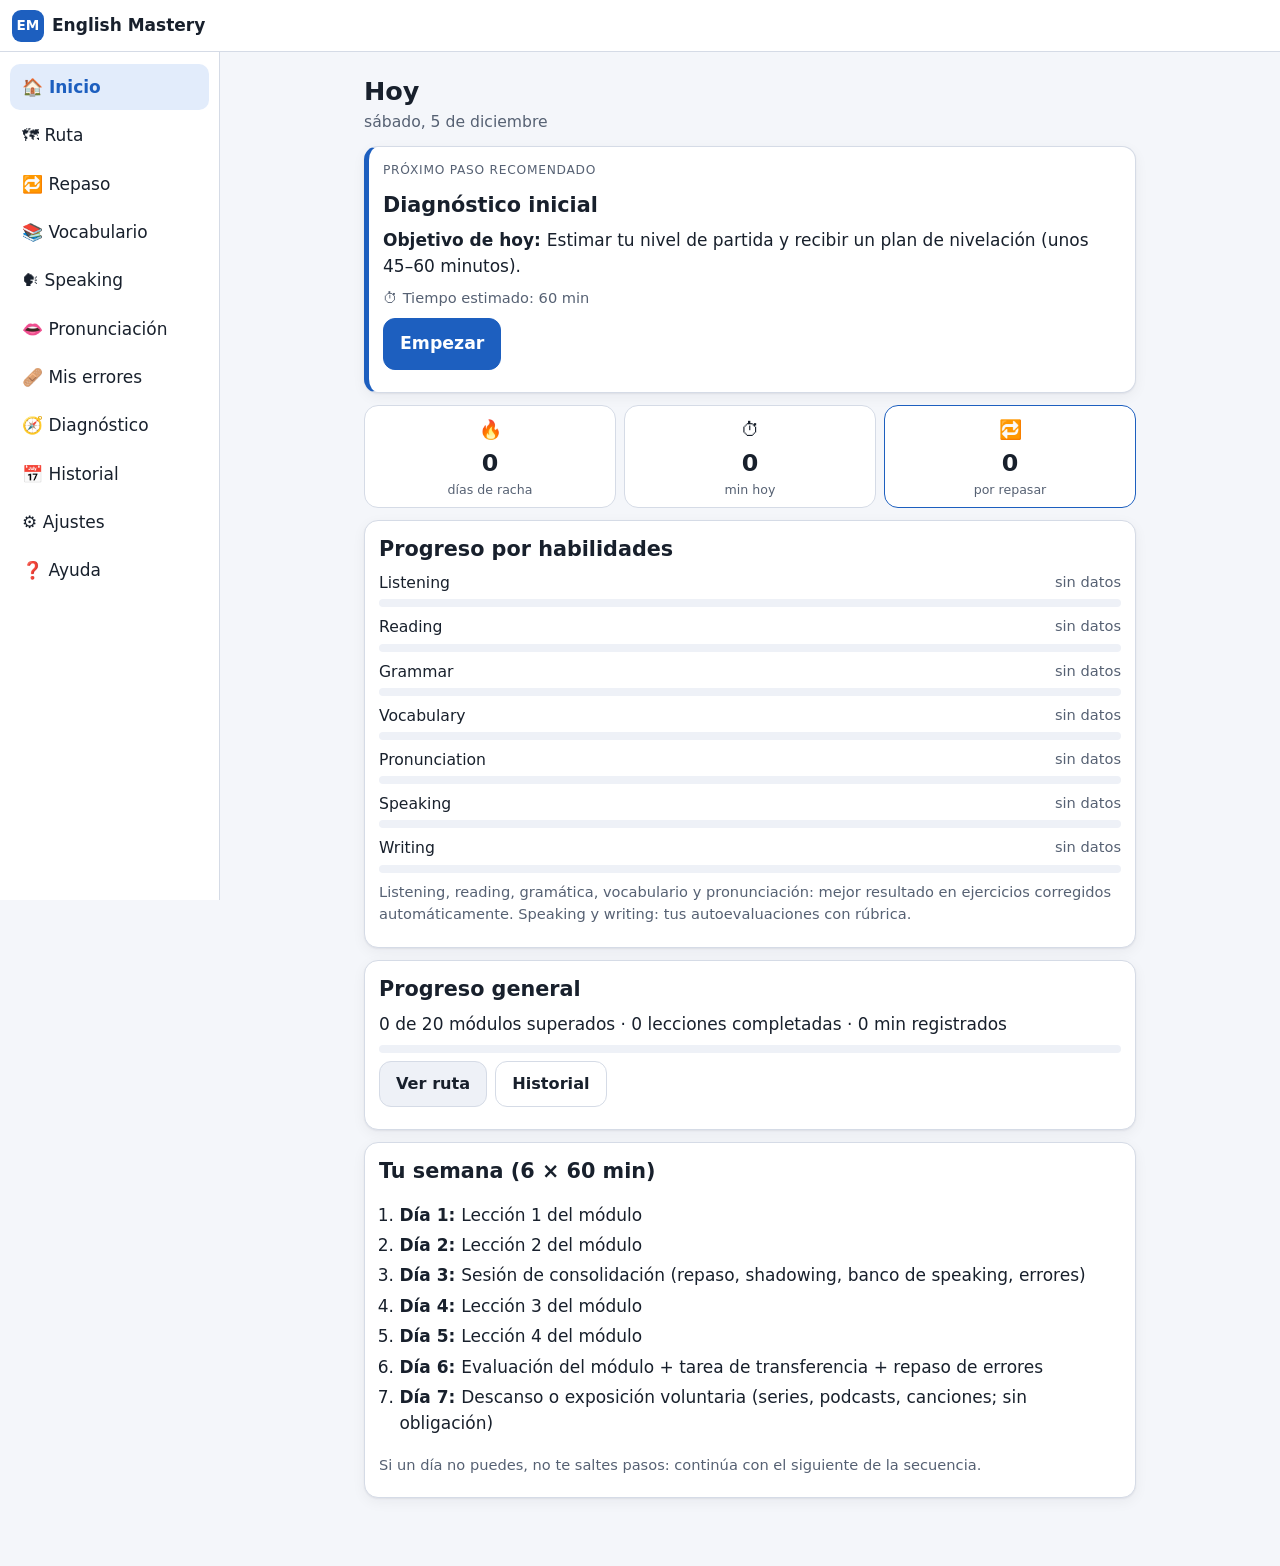
<file: index.html>
<!doctype html>
<html lang="es">
<head>
  <meta charset="utf-8">
  <meta name="viewport" content="width=device-width, initial-scale=1, viewport-fit=cover">
  <title>English Mastery</title>
  <meta name="description" content="Curso integral de inglés de A1+ a B2, con ruta hacia C1, para hispanohablantes. 60 minutos al día.">
  <meta name="theme-color" content="#1d5fbf">
  <link rel="icon" href="assets/images/icon.svg" type="image/svg+xml">
  <link rel="manifest" href="manifest.webmanifest">
  <link rel="stylesheet" href="assets/css/styles.css">
  <link rel="stylesheet" href="assets/css/responsive.css">
</head>
<body>
  <a class="skip" href="#main">Saltar al contenido</a>

  <header class="topbar">
    <a href="#/" class="brand" aria-label="English Mastery, inicio"><span class="logo" aria-hidden="true">EM</span><span class="brand-t">English Mastery</span></a>
    <div id="timer-chip" class="timer-chip" hidden></div>
  </header>

  <nav class="sidenav" aria-label="Navegación principal">
    <a href="#/" data-nav="">🏠 Inicio</a>
    <a href="#/path" data-nav="path">🗺 Ruta</a>
    <a href="#/review" data-nav="review">🔁 Repaso</a>
    <a href="#/vocab" data-nav="vocab">📚 Vocabulario</a>
    <a href="#/speaking" data-nav="speaking">🗣 Speaking</a>
    <a href="#/pron" data-nav="pron">👄 Pronunciación</a>
    <a href="#/errors" data-nav="errors">🩹 Mis errores</a>
    <a href="#/diagnostic" data-nav="diagnostic">🧭 Diagnóstico</a>
    <a href="#/history" data-nav="history">📅 Historial</a>
    <a href="#/settings" data-nav="settings">⚙️ Ajustes</a>
    <a href="#/help" data-nav="help">❓ Ayuda</a>
  </nav>

  <main id="main" tabindex="-1">
    <noscript><p style="padding:1rem">Este curso necesita JavaScript activado.</p></noscript>
    <p class="loading">Cargando…</p>
  </main>

  <nav class="bottomnav" aria-label="Navegación inferior">
    <a href="#/" data-nav=""><span aria-hidden="true">🏠</span><span>Inicio</span></a>
    <a href="#/path" data-nav="path"><span aria-hidden="true">🗺</span><span>Ruta</span></a>
    <a href="#/review" data-nav="review"><span aria-hidden="true">🔁</span><span>Repaso</span></a>
    <a href="#/vocab" data-nav="vocab"><span aria-hidden="true">📚</span><span>Vocab</span></a>
    <a href="#/more" data-nav="more"><span aria-hidden="true">☰</span><span>Más</span></a>
  </nav>

  <div id="toast" class="toast" role="status" aria-live="polite"></div>
  <dialog id="dlg" class="dlg" aria-label="Diálogo"></dialog>

  <script defer src="assets/js/util.js"></script>
  <script defer src="assets/js/storage.js"></script>
  <script defer src="assets/js/speech.js"></script>
  <script defer src="assets/js/srs.js"></script>
  <script defer src="assets/js/progress.js"></script>
  <script defer src="assets/js/components.js"></script>
  <script defer src="assets/js/exercises.js"></script>
  <script defer src="assets/js/timer.js"></script>
  <script defer src="assets/js/views-home.js"></script>
  <script defer src="assets/js/views-lesson.js"></script>
  <script defer src="assets/js/views-assess.js"></script>
  <script defer src="assets/js/views-tools.js"></script>
  <script defer src="data/helpers.js"></script>
  <script defer src="data/rubrics.js"></script>
  <script defer src="data/curriculum.js"></script>
  <script defer src="data/speaking-bank.js"></script>
  <script defer src="data/pronunciation.js"></script>
  <script defer src="data/help.js"></script>
  <script defer src="data/assessments/diagnostic.js"></script>
  <script defer src="assets/js/app.js"></script>
</body>
</html>
</file>
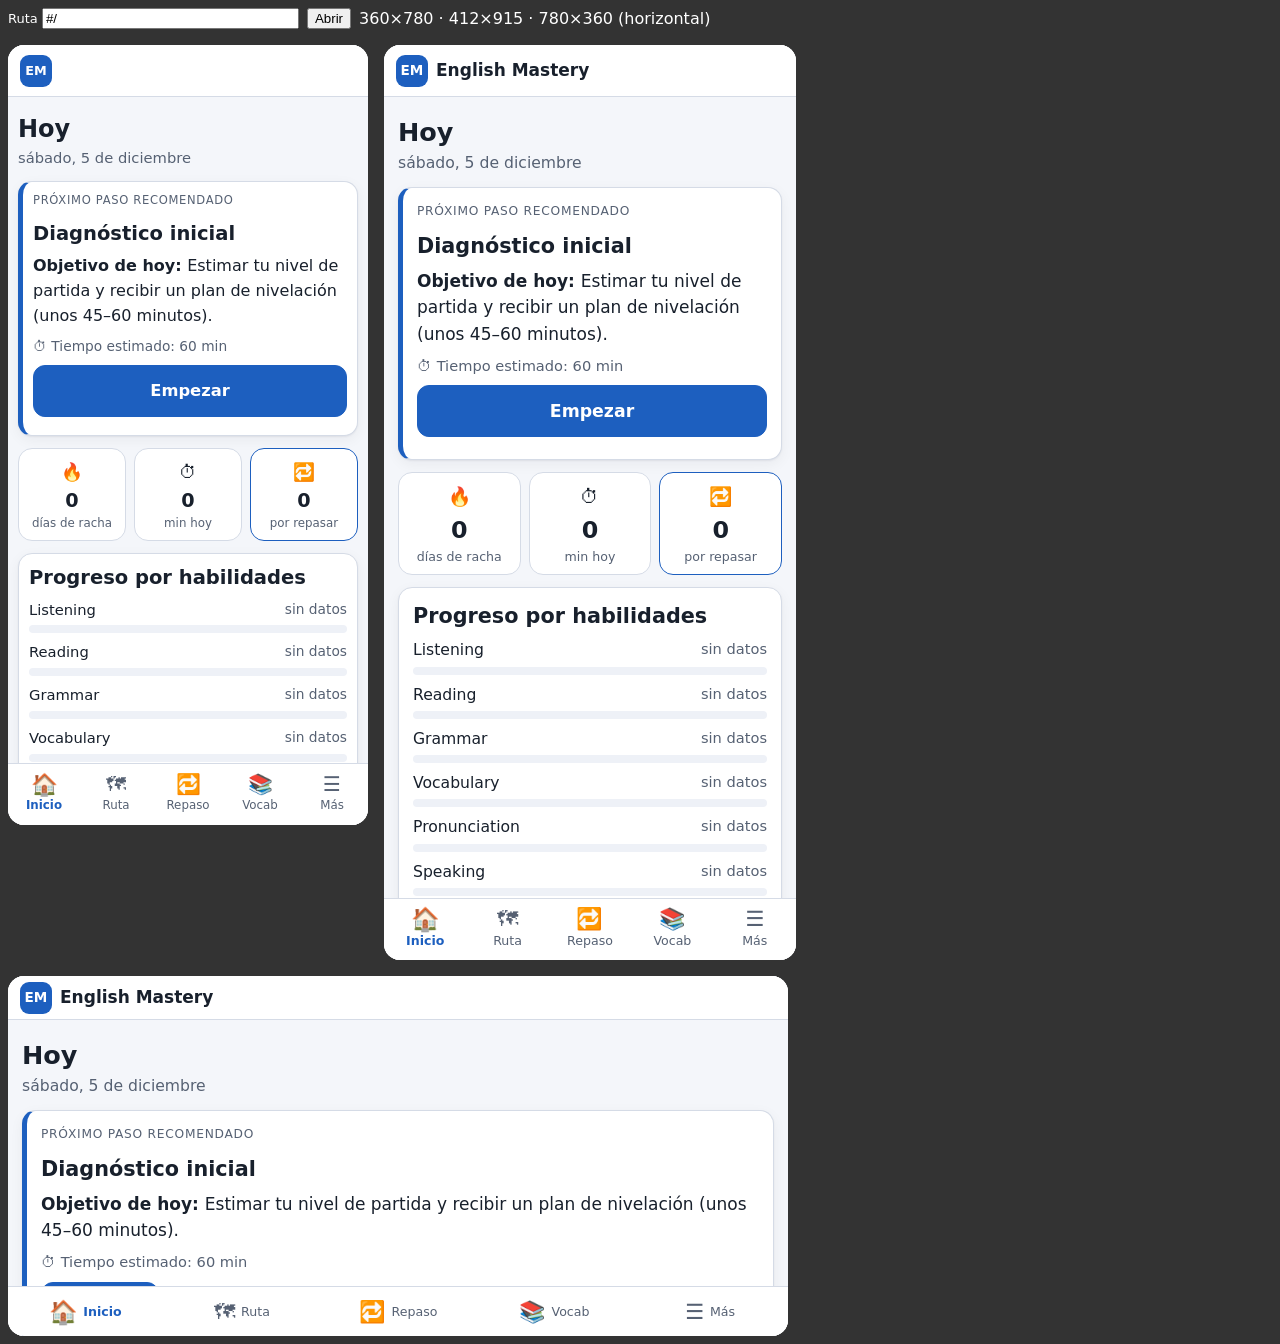
<file: tests/mobile.html>
<!doctype html>
<html lang="es">
<head>
<meta charset="utf-8">
<meta name="viewport" content="width=device-width, initial-scale=1">
<title>Vista móvil de prueba</title>
<style>
  body { margin: 0; font-family: system-ui, sans-serif; background: #333; color: #fff; }
  .bar { padding: 8px; display: flex; gap: 8px; flex-wrap: wrap; align-items: center; }
  .frames { display: flex; gap: 16px; padding: 8px; flex-wrap: wrap; align-items: flex-start; }
  iframe { border: 0; background: #fff; border-radius: 16px; }
  label { font-size: 13px; }
</style>
</head>
<body>
<!-- Herramienta de prueba: muestra el curso en marcos del tamaño de teléfonos Android.
     Uso: servidor local → http://localhost:8000/tests/mobile.html#/lesson/m01/m01-l1 -->
<div class="bar">
  <label>Ruta <input id="r" value="#/" size="30"></label>
  <button id="go">Abrir</button>
  <span>360×780 · 412×915 · 780×360 (horizontal)</span>
</div>
<div class="frames">
  <iframe id="f360" width="360" height="780" title="Teléfono 360 px"></iframe>
  <iframe id="f412" width="412" height="915" title="Teléfono 412 px"></iframe>
  <iframe id="fland" width="780" height="360" title="Teléfono horizontal"></iframe>
</div>
<script>
  const r = document.getElementById('r');
  if (location.hash) r.value = location.hash;
  const go = () => ['f360', 'f412', 'fland'].forEach((id) => (document.getElementById(id).src = '../index.html' + r.value));
  document.getElementById('go').onclick = go;
  go();
</script>
</body>
</html>
</file>
<file: assets/css/styles.css>
/* English Mastery — estilos base, mobile-first (360–430 px como referencia). */
:root {
  --bg: #f4f6fa;
  --surface: #ffffff;
  --surface-2: #eef1f7;
  --text: #18202c;
  --muted: #566173;
  --border: #d5dbe6;
  --primary: #1d5fbf;
  --primary-ink: #ffffff;
  --primary-soft: #e2ecfb;
  --ok: #17703f;
  --ok-soft: #e1f3e8;
  --bad: #b3261e;
  --bad-soft: #fbe6e4;
  --warn: #7a5200;
  --warn-soft: #fff2d3;
  --accent: #6a3fb5;
  --focus: #ff9e1b;
  --radius: 14px;
  --shadow: 0 1px 2px rgba(16, 24, 40, 0.06), 0 4px 14px rgba(16, 24, 40, 0.05);
  --nav-h: 62px;
  --top-h: 52px;
  --fs: 1;
  --font: system-ui, -apple-system, 'Segoe UI', Roboto, 'Noto Sans', 'Helvetica Neue', Arial, sans-serif;
  color-scheme: light;
}
@media (prefers-color-scheme: dark) {
  :root:not([data-theme='light']) {
    --bg: #0f141b;
    --surface: #171e28;
    --surface-2: #1f2835;
    --text: #e8edf4;
    --muted: #a3afc0;
    --border: #2d3848;
    --primary: #7fb0ff;
    --primary-ink: #0b1220;
    --primary-soft: #1c2c47;
    --ok: #6fd69a;
    --ok-soft: #15301f;
    --bad: #ff8a80;
    --bad-soft: #3a1a18;
    --warn: #ffd27a;
    --warn-soft: #3a2e10;
    --accent: #c4a6ff;
    --shadow: 0 1px 2px rgba(0, 0, 0, 0.4);
    color-scheme: dark;
  }
}
:root[data-theme='dark'] {
  --bg: #0f141b;
  --surface: #171e28;
  --surface-2: #1f2835;
  --text: #e8edf4;
  --muted: #a3afc0;
  --border: #2d3848;
  --primary: #7fb0ff;
  --primary-ink: #0b1220;
  --primary-soft: #1c2c47;
  --ok: #6fd69a;
  --ok-soft: #15301f;
  --bad: #ff8a80;
  --bad-soft: #3a1a18;
  --warn: #ffd27a;
  --warn-soft: #3a2e10;
  --accent: #c4a6ff;
  --shadow: 0 1px 2px rgba(0, 0, 0, 0.4);
  color-scheme: dark;
}

*,
*::before,
*::after {
  box-sizing: border-box;
}
/* El atributo hidden debe ganar siempre a las clases con display (botones, rejillas…). */
[hidden] {
  display: none !important;
}
html {
  -webkit-text-size-adjust: 100%;
  text-size-adjust: 100%;
  font-size: calc(17px * var(--fs));
}
body {
  margin: 0;
  background: var(--bg);
  color: var(--text);
  font-family: var(--font);
  line-height: 1.55;
  overflow-x: hidden;
  padding-bottom: calc(var(--nav-h) + env(safe-area-inset-bottom, 0px) + 12px);
  -webkit-tap-highlight-color: transparent;
}
img,
svg,
audio {
  max-width: 100%;
}
a {
  color: var(--primary);
}
h1,
h2,
h3,
h4 {
  line-height: 1.25;
  margin: 0.6em 0 0.4em;
  overflow-wrap: anywhere;
}
h1 {
  font-size: 1.5rem;
}
h2 {
  font-size: 1.22rem;
}
h3 {
  font-size: 1.07rem;
}
h4 {
  font-size: 1rem;
}
p,
li {
  overflow-wrap: break-word;
}
p {
  margin: 0.45em 0;
}
:focus-visible {
  outline: 3px solid var(--focus);
  outline-offset: 2px;
  border-radius: 6px;
}
.sr-only {
  position: absolute !important;
  width: 1px;
  height: 1px;
  padding: 0;
  margin: -1px;
  overflow: hidden;
  clip: rect(0, 0, 0, 0);
  white-space: nowrap;
  border: 0;
}
.skip {
  position: absolute;
  left: -999px;
  top: 0;
  background: var(--primary);
  color: var(--primary-ink);
  padding: 10px 14px;
  z-index: 100;
}
.skip:focus {
  left: 8px;
  top: 8px;
}
.small {
  font-size: 0.86rem;
}
.muted {
  color: var(--muted);
}
.big {
  font-size: 1.6rem;
  font-weight: 700;
}
.loading {
  padding: 2rem 1rem;
  color: var(--muted);
}

/* ---------- Estructura ---------- */
.topbar {
  position: sticky;
  top: 0;
  z-index: 20;
  height: calc(var(--top-h) + env(safe-area-inset-top, 0px));
  padding: env(safe-area-inset-top, 0px) 12px 0;
  display: flex;
  align-items: center;
  justify-content: space-between;
  gap: 8px;
  background: var(--surface);
  border-bottom: 1px solid var(--border);
}
.brand {
  display: flex;
  align-items: center;
  gap: 8px;
  text-decoration: none;
  color: var(--text);
  font-weight: 700;
  min-height: 44px;
  min-width: 0;
}
.logo {
  display: inline-grid;
  place-items: center;
  width: 32px;
  height: 32px;
  border-radius: 9px;
  background: var(--primary);
  color: var(--primary-ink);
  font-size: 0.8rem;
  flex: none;
}
.brand-t {
  white-space: nowrap;
  overflow: hidden;
  text-overflow: ellipsis;
}
.timer-chip {
  flex: none;
}
.timer-btn {
  min-height: 40px;
  padding: 6px 12px;
  border-radius: 999px;
  border: 1px solid var(--primary);
  background: var(--primary-soft);
  color: var(--text);
  font: inherit;
  font-size: 0.86rem;
  font-variant-numeric: tabular-nums;
  max-width: 54vw;
  white-space: nowrap;
  overflow: hidden;
  text-overflow: ellipsis;
  cursor: pointer;
}
main {
  display: block;
  max-width: 820px;
  margin: 0 auto;
  padding: 12px 14px 24px;
  outline: none;
}
.sidenav {
  display: none;
}
.bottomnav {
  position: fixed;
  left: 0;
  right: 0;
  bottom: 0;
  z-index: 30;
  height: calc(var(--nav-h) + env(safe-area-inset-bottom, 0px));
  padding-bottom: env(safe-area-inset-bottom, 0px);
  display: grid;
  grid-template-columns: repeat(5, 1fr);
  background: var(--surface);
  border-top: 1px solid var(--border);
}
.bottomnav a {
  display: flex;
  flex-direction: column;
  align-items: center;
  justify-content: center;
  gap: 2px;
  text-decoration: none;
  color: var(--muted);
  font-size: 0.74rem;
  min-height: 48px;
}
.bottomnav a span:first-child {
  font-size: 1.25rem;
  line-height: 1;
}
.bottomnav a.on {
  color: var(--primary);
  font-weight: 700;
}
.bottomnav a.on span:first-child {
  transform: scale(1.08);
}

/* ---------- Cabeceras de página ---------- */
.page-head {
  margin: 4px 0 10px;
}
.page-head h1 {
  margin: 0.3em 0 0.1em;
  outline: none;
}
.page-head .sub {
  color: var(--muted);
  margin: 0;
  font-size: 0.92rem;
}
.crumbs {
  font-size: 0.85rem;
  color: var(--muted);
}
.crumbs a {
  display: inline-block;
  padding: 6px 0;
}
.eyebrow {
  text-transform: uppercase;
  letter-spacing: 0.06em;
  font-size: 0.72rem;
  color: var(--muted);
  margin: 0;
}

/* ---------- Tarjetas ---------- */
.card {
  background: var(--surface);
  border: 1px solid var(--border);
  border-radius: var(--radius);
  padding: 14px;
  margin: 12px 0;
  box-shadow: var(--shadow);
}
.card > h2:first-child {
  margin-top: 0.1em;
}
.hero {
  border-left: 5px solid var(--primary);
}
.note {
  padding: 10px 12px;
  border-radius: 10px;
  background: var(--primary-soft);
  font-size: 0.92rem;
}
.note.warn {
  background: var(--warn-soft);
  color: var(--text);
  border-left: 4px solid var(--warn);
}

/* ---------- Botones ---------- */
.btn,
.btn-icon {
  font: inherit;
  cursor: pointer;
  -webkit-user-select: none;
  user-select: none;
  touch-action: manipulation;
}
.btn {
  display: inline-flex;
  align-items: center;
  justify-content: center;
  gap: 6px;
  min-height: 46px;
  padding: 9px 16px;
  border-radius: 12px;
  border: 1px solid var(--border);
  background: var(--surface-2);
  color: var(--text);
  text-decoration: none;
  font-weight: 600;
  font-size: 0.95rem;
  line-height: 1.2;
  text-align: center;
}
.btn:hover {
  filter: brightness(0.97);
}
.btn:active {
  transform: translateY(1px);
}
.btn[disabled] {
  opacity: 0.5;
  cursor: not-allowed;
}
.btn-primary {
  background: var(--primary);
  border-color: var(--primary);
  color: var(--primary-ink);
}
.btn-danger {
  background: var(--bad-soft);
  border-color: var(--bad);
  color: var(--bad);
}
.btn-ghost {
  background: transparent;
}
.btn-lg {
  min-height: 52px;
  font-size: 1.02rem;
  width: 100%;
}
.btn-sm {
  min-height: 40px;
  padding: 6px 12px;
  font-size: 0.88rem;
}
.btn-icon {
  display: inline-grid;
  place-items: center;
  min-width: 44px;
  min-height: 44px;
  padding: 0;
  border-radius: 50%;
  border: 1px solid var(--border);
  background: var(--surface);
  color: var(--text);
  font-size: 1.05rem;
  vertical-align: middle;
  flex: none;
}
.row {
  display: flex;
  gap: 8px;
  align-items: center;
  margin: 8px 0;
}
.row.wrap {
  flex-wrap: wrap;
}
.row.end {
  justify-content: flex-end;
}
.badge {
  display: inline-block;
  padding: 2px 8px;
  border-radius: 999px;
  background: var(--surface-2);
  border: 1px solid var(--border);
  font-size: 0.74rem;
  font-weight: 600;
  vertical-align: middle;
  white-space: nowrap;
}

/* ---------- Formularios ---------- */
.inp,
.ta,
select.inp {
  width: 100%;
  min-height: 46px;
  padding: 10px 12px;
  font: inherit;
  font-size: 16px; /* evita el zoom automático en móviles */
  color: var(--text);
  background: var(--surface);
  border: 1.5px solid var(--border);
  border-radius: 10px;
}
.ta {
  resize: vertical;
  line-height: 1.45;
}
.inp:focus,
.ta:focus {
  border-color: var(--primary);
}
.inp-sm {
  width: auto;
  min-height: 40px;
  padding: 6px 8px;
}
.lbl {
  display: block;
  font-weight: 600;
  margin: 10px 0 4px;
  font-size: 0.92rem;
}
.field {
  margin: 10px 0;
}
.chk {
  display: flex;
  gap: 10px;
  align-items: flex-start;
  padding: 8px 0;
  min-height: 44px;
  cursor: pointer;
}
.chk input,
.opt input,
.lvl input,
.conf-l input {
  width: 22px;
  height: 22px;
  flex: none;
  margin-top: 2px;
  accent-color: var(--primary);
}
fieldset {
  border: 1px solid var(--border);
  border-radius: 10px;
  margin: 10px 0;
  padding: 8px 12px;
  min-width: 0;
}
legend {
  font-weight: 600;
  padding: 0 4px;
}

/* ---------- Indicadores ---------- */
.stats {
  display: grid;
  grid-template-columns: repeat(3, 1fr);
  gap: 8px;
  margin: 12px 0;
}
.stat {
  display: flex;
  flex-direction: column;
  align-items: center;
  text-align: center;
  padding: 10px 6px;
  background: var(--surface);
  border: 1px solid var(--border);
  border-radius: var(--radius);
  text-decoration: none;
  color: var(--text);
  min-width: 0;
}
.stat-ico {
  font-size: 1.1rem;
}
.stat-n {
  font-size: 1.4rem;
  font-weight: 800;
  font-variant-numeric: tabular-nums;
}
.stat-l {
  font-size: 0.74rem;
  color: var(--muted);
  line-height: 1.2;
}
.stat.link {
  border-color: var(--primary);
}
.bar {
  height: 8px;
  background: var(--surface-2);
  border-radius: 99px;
  overflow: hidden;
  margin: 4px 0;
}
.bar span {
  display: block;
  height: 100%;
  background: var(--primary);
  border-radius: 99px;
}
.skills {
  list-style: none;
  padding: 0;
  margin: 0;
}
.skills li {
  margin: 8px 0;
}
.sk-top {
  display: flex;
  justify-content: space-between;
  gap: 8px;
  font-size: 0.92rem;
}
.week,
.agenda {
  padding-left: 1.2em;
}
.week li,
.agenda li {
  margin: 4px 0;
}
.agenda li.now {
  font-weight: 700;
  color: var(--primary);
}
.agenda li.past {
  color: var(--muted);
  text-decoration: line-through;
}

/* ---------- Ruta ---------- */
.stage {
  margin: 18px 0;
}
.mod-list {
  list-style: none;
  padding: 0;
  margin: 8px 0;
  display: grid;
  gap: 10px;
}
.mod-card {
  display: flex;
  flex-direction: column;
  gap: 2px;
  padding: 12px 14px;
  background: var(--surface);
  border: 1px solid var(--border);
  border-radius: var(--radius);
  text-decoration: none;
  color: var(--text);
  box-shadow: var(--shadow);
}
.mod-card.locked {
  opacity: 0.7;
}
.mod-card.passed {
  border-left: 5px solid var(--ok);
}
.mod-top {
  display: flex;
  gap: 8px;
  align-items: center;
  flex-wrap: wrap;
  font-size: 0.82rem;
}
.mod-id {
  font-weight: 800;
  color: var(--primary);
}
.state {
  margin-left: auto;
  color: var(--muted);
}
.mod-title {
  font-size: 1.05rem;
}
.mod-es {
  font-size: 0.88rem;
  color: var(--muted);
}
.steps {
  list-style: none;
  padding: 0;
  margin: 0;
}
.steps li {
  display: grid;
  grid-template-columns: auto 1fr;
  gap: 2px 10px;
  padding: 10px 0;
  border-bottom: 1px solid var(--border);
}
.steps li:last-child {
  border-bottom: 0;
}
.step-day {
  grid-row: span 2;
  font-size: 0.78rem;
  font-weight: 700;
  color: var(--muted);
  background: var(--surface-2);
  border-radius: 8px;
  padding: 4px 8px;
  align-self: start;
}
.steps a {
  padding: 2px 0;
}
.step-st {
  font-size: 0.8rem;
  color: var(--muted);
}
.steps li.done .step-st {
  color: var(--ok);
  font-weight: 600;
}
.more-grid {
  list-style: none;
  padding: 0;
  display: grid;
  gap: 10px;
}
.more-item {
  display: flex;
  gap: 12px;
  align-items: center;
  padding: 14px;
  background: var(--surface);
  border: 1px solid var(--border);
  border-radius: var(--radius);
  text-decoration: none;
  color: var(--text);
  min-height: 64px;
}
.more-item strong {
  display: block;
}
.more-item .small {
  display: block;
}
.mi-ico {
  font-size: 1.5rem;
}

/* ---------- Lección ---------- */
.brief p {
  margin: 0.35em 0;
}
.toc {
  position: sticky;
  top: calc(var(--top-h) + env(safe-area-inset-top, 0px));
  z-index: 10;
  display: flex;
  gap: 6px;
  overflow-x: auto;
  padding: 8px 2px;
  margin: 0 -2px;
  background: var(--bg);
  scrollbar-width: none;
}
.toc::-webkit-scrollbar {
  display: none;
}
.toc-a {
  flex: none;
  display: inline-grid;
  place-items: center;
  width: 40px;
  height: 40px;
  border-radius: 10px;
  background: var(--surface);
  border: 1px solid var(--border);
  font-weight: 700;
  text-decoration: none;
  color: var(--primary);
}
.lsec {
  scroll-margin-top: calc(var(--top-h) + 64px);
  background: var(--surface);
  border: 1px solid var(--border);
  border-radius: var(--radius);
  padding: 12px 14px;
  margin: 12px 0;
}
.lsec > h2 {
  display: flex;
  align-items: center;
  gap: 10px;
  margin-top: 0.2em;
}
.letter {
  display: inline-grid;
  place-items: center;
  width: 30px;
  height: 30px;
  border-radius: 8px;
  background: var(--primary);
  color: var(--primary-ink);
  font-size: 0.95rem;
  flex: none;
}
.prompt-box {
  background: var(--surface-2);
  border-radius: 10px;
  padding: 10px 12px;
  margin: 8px 0;
}
.reading {
  font-size: 1.02rem;
  line-height: 1.7;
  background: var(--surface-2);
  border-radius: 10px;
  padding: 4px 14px;
  margin: 8px 0;
}
.table-wrap {
  overflow-x: auto;
  -webkit-overflow-scrolling: touch;
  max-width: 100%;
}
table {
  border-collapse: collapse;
  width: 100%;
  font-size: 0.9rem;
  margin: 6px 0;
}
th,
td {
  border: 1px solid var(--border);
  padding: 6px 8px;
  text-align: left;
  vertical-align: top;
}
th {
  background: var(--surface-2);
}
.grammar {
  border-top: 1px dashed var(--border);
  margin-top: 12px;
}
.exs,
.bul,
.errs,
.gloss,
.checks,
.drill,
.shadow,
.pairs,
.qs,
.method {
  padding-left: 1.2em;
}
.exs li,
.errs li,
.drill li,
.shadow li,
.qs li {
  margin: 6px 0;
}
.checks {
  list-style: none;
  padding-left: 0;
}
.checks li {
  padding: 3px 0;
}
.checks li.ok {
  color: var(--ok);
}
.pairs {
  list-style: none;
  padding: 0;
  display: grid;
  grid-template-columns: 1fr;
  gap: 6px;
}
.pairs li {
  display: flex;
  align-items: center;
  gap: 6px;
  flex-wrap: wrap;
  background: var(--surface-2);
  border-radius: 10px;
  padding: 4px 8px;
}
.chips-list {
  list-style: none;
  padding: 0;
  display: flex;
  flex-wrap: wrap;
  gap: 6px;
  margin: 6px 0;
}
.chip {
  background: var(--primary-soft);
  border-radius: 999px;
  padding: 4px 10px;
  font-size: 0.9rem;
}
.transfer {
  margin-top: 10px;
  padding: 10px 12px;
  border-radius: 10px;
  background: var(--ok-soft);
}
.complete {
  border: 2px solid var(--primary);
}
.model {
  background: var(--surface-2);
  border-radius: 10px;
  padding: 8px 12px;
}

/* ---------- Revelar ---------- */
details.reveal {
  margin: 10px 0;
  border: 1px solid var(--border);
  border-radius: 10px;
  background: var(--surface);
}
details.reveal > summary,
details.mod-vocab > summary {
  cursor: pointer;
  padding: 12px;
  min-height: 46px;
  font-weight: 600;
  list-style-position: inside;
}
.reveal-body {
  padding: 0 12px 12px;
}
details.mod-vocab {
  border-bottom: 1px solid var(--border);
}

/* ---------- Reproductor ---------- */
.player {
  border: 1px solid var(--border);
  border-radius: 12px;
  padding: 10px;
  margin: 10px 0;
  background: var(--surface);
}
.player-title {
  font-weight: 700;
  font-size: 0.92rem;
}
.player-ctrls {
  display: grid;
  grid-template-columns: 1fr 1fr 1fr;
  gap: 6px;
  margin: 8px 0;
}
.player-ctrls .btn {
  padding: 8px 6px;
  font-size: 0.88rem;
}
.rate-l {
  grid-column: 1 / -1;
  display: flex;
  align-items: center;
  gap: 8px;
  font-size: 0.88rem;
}
.rate {
  min-height: 42px;
  font: inherit;
  font-size: 16px;
  padding: 4px 8px;
  border-radius: 8px;
  border: 1px solid var(--border);
  background: var(--surface);
  color: var(--text);
}
.player-status {
  font-size: 0.8rem;
  color: var(--muted);
  min-height: 1.2em;
  margin: 2px 0;
}
.transcript {
  list-style: none;
  padding: 0;
  margin: 8px 0 0;
}
.transcript.is-hidden {
  display: none;
}
.line {
  display: flex;
  gap: 6px;
  justify-content: space-between;
  align-items: flex-start;
  padding: 6px 4px;
  border-bottom: 1px solid var(--border);
  border-radius: 6px;
}
.line.current {
  background: var(--primary-soft);
}
.line-main {
  flex: 1;
  min-width: 0;
}
.line-tools {
  display: flex;
  flex-direction: column;
  align-items: center;
  gap: 4px;
  flex: none;
}
.tr-es summary {
  font-size: 0.75rem;
  color: var(--muted);
  cursor: pointer;
  padding: 8px 4px;
  min-height: 36px;
  list-style: none;
  text-align: center;
  min-width: 44px;
}
.tr-es[open] {
  position: relative;
}
.tr-es span {
  display: block;
  position: absolute;
  right: 0;
  width: min(70vw, 300px);
  background: var(--surface);
  border: 1px solid var(--border);
  border-radius: 8px;
  padding: 6px 8px;
  font-size: 0.85rem;
  z-index: 5;
  box-shadow: var(--shadow);
}
.spk {
  color: var(--accent);
}
.recorder {
  display: flex;
  flex-wrap: wrap;
  gap: 8px;
  align-items: center;
}
.rec-audio {
  width: 100%;
}
.rec-on {
  background: var(--bad-soft);
  border-color: var(--bad);
}
.countdown {
  display: flex;
  align-items: center;
  gap: 8px;
}
.cd-time {
  font-variant-numeric: tabular-nums;
  font-weight: 700;
  font-size: 1.1rem;
}

/* ---------- Ejercicios ---------- */
.ex {
  border: 1px solid var(--border);
  border-radius: 12px;
  padding: 10px 12px;
  margin: 12px 0;
  background: var(--surface);
}
.ex-head {
  display: flex;
  align-items: center;
  gap: 8px;
  flex-wrap: wrap;
}
.ex-head h4 {
  margin: 0.2em 0;
}
.instr {
  font-size: 0.92rem;
  color: var(--muted);
}
.items {
  padding-left: 1.4em;
  margin: 6px 0;
}
.item {
  padding: 8px 0 10px;
  border-bottom: 1px dashed var(--border);
}
.item:last-child {
  border-bottom: 0;
}
.item.is-ok {
  box-shadow: inset 4px 0 0 var(--ok);
  padding-left: 8px;
}
.item.is-bad {
  box-shadow: inset 4px 0 0 var(--bad);
  padding-left: 8px;
}
.q {
  margin: 0 0 6px;
}
fieldset.mc {
  border: 0;
  padding: 0;
  margin: 0;
}
fieldset.mc legend {
  font-weight: 400;
  padding: 0;
  margin-bottom: 4px;
}
.opt {
  display: flex;
  gap: 10px;
  align-items: flex-start;
  padding: 10px;
  margin: 6px 0;
  border: 1px solid var(--border);
  border-radius: 10px;
  cursor: pointer;
  min-height: 46px;
}
.opt:has(input:checked) {
  border-color: var(--primary);
  background: var(--primary-soft);
}
.gap .inp {
  display: inline-block;
  width: auto;
  min-width: 8ch;
  max-width: 100%;
  margin: 4px 4px;
  min-height: 42px;
  padding: 6px 10px;
}
.hint {
  color: var(--muted);
}
.pool,
.built {
  display: flex;
  flex-wrap: wrap;
  gap: 6px;
  margin: 6px 0;
}
.built {
  min-height: 52px;
  padding: 6px;
  border: 2px dashed var(--border);
  border-radius: 10px;
  align-items: center;
}
.tile {
  min-height: 42px;
  padding: 6px 12px;
  border-radius: 10px;
  border: 1px solid var(--border);
  background: var(--surface-2);
  color: var(--text);
  font: inherit;
  font-size: 1rem;
  cursor: pointer;
  touch-action: manipulation;
}
.tile.on {
  background: var(--primary-soft);
  border-color: var(--primary);
}
.tile[disabled] {
  opacity: 0.3;
}
.fb p {
  margin: 4px 0;
}
.ok {
  color: var(--ok);
  font-weight: 600;
}
.bad {
  color: var(--bad);
  font-weight: 600;
}
.why {
  font-size: 0.9rem;
  background: var(--surface-2);
  border-radius: 8px;
  padding: 6px 8px;
}
.sol {
  font-size: 0.92rem;
}
.ex-result {
  font-weight: 600;
  font-size: 0.92rem;
}

/* ---------- Tareas ---------- */
.task {
  border: 1px solid var(--border);
  border-radius: 12px;
  padding: 10px 12px;
  margin: 12px 0;
}
.task h4 {
  margin-top: 0.2em;
}
.second {
  margin-top: 10px;
  font-size: 0.92rem;
}
.rubric .crit {
  margin: 8px 0;
}
.lvl {
  display: flex;
  gap: 10px;
  align-items: flex-start;
  padding: 8px 4px;
  font-size: 0.9rem;
  cursor: pointer;
  border-radius: 8px;
}
.lvl:has(input:checked) {
  background: var(--primary-soft);
}
.rubric-res {
  font-weight: 600;
}
.checklist {
  margin-top: 10px;
}
.conf {
  display: flex;
  flex-wrap: wrap;
  gap: 4px;
}
.conf legend {
  width: 100%;
}
.conf-l {
  display: flex;
  align-items: center;
  gap: 4px;
  padding: 8px 10px;
  border: 1px solid var(--border);
  border-radius: 8px;
  min-height: 44px;
  cursor: pointer;
}

/* ---------- Vocabulario ---------- */
.vocab-list,
.card-list,
.err-list {
  list-style: none;
  padding: 0;
  margin: 8px 0;
}
.vocab,
.vcard {
  border: 1px solid var(--border);
  border-radius: 12px;
  padding: 10px 12px;
  margin: 8px 0;
  background: var(--surface);
}
.v-head {
  display: flex;
  align-items: center;
  gap: 6px;
  flex-wrap: wrap;
}
.v-en {
  font-weight: 700;
  font-size: 1.04rem;
}
.v-es {
  color: var(--muted);
  margin: 0;
}
.v-head .v-es {
  flex-basis: 100%;
}
.v-ex {
  margin: 4px 0 0;
  font-style: italic;
}
.v-exes {
  margin: 0;
  color: var(--muted);
  font-size: 0.88rem;
}
.v-meta {
  margin: 6px 0 0;
}
.v-actions {
  display: flex;
  gap: 8px;
  align-items: center;
  margin-top: 6px;
}
.tabs {
  display: flex;
  gap: 6px;
  overflow-x: auto;
  padding: 2px 0 8px;
  scrollbar-width: none;
}
.tab {
  flex: none;
  padding: 10px 14px;
  min-height: 44px;
  border-radius: 999px;
  border: 1px solid var(--border);
  background: var(--surface);
  color: var(--text);
  text-decoration: none;
  font-size: 0.9rem;
  font-weight: 600;
}
.tab.on {
  background: var(--primary);
  color: var(--primary-ink);
  border-color: var(--primary);
}
.filters .inp {
  flex: 1 1 140px;
}

/* ---------- Repaso ---------- */
.rv {
  text-align: center;
}
.rv .inp {
  margin: 10px 0;
  text-align: center;
}
.rv-front {
  font-size: 1.35rem;
  font-weight: 700;
  margin: 16px 0 6px;
}
.rv-ans {
  font-size: 1.25rem;
  font-weight: 700;
  color: var(--primary);
}
.grades {
  display: grid;
  grid-template-columns: repeat(4, 1fr);
  gap: 6px;
  margin-top: 8px;
}
.grades .btn {
  flex-direction: column;
  padding: 6px 2px;
  font-size: 0.85rem;
  gap: 0;
}
.grades small {
  font-weight: 400;
  font-size: 0.72rem;
  opacity: 0.85;
}

/* ---------- Historial ---------- */
.minichart {
  display: flex;
  gap: 3px;
  align-items: flex-end;
  height: 120px;
  padding-top: 6px;
}
.mc-col {
  flex: 1;
  display: flex;
  flex-direction: column;
  align-items: center;
  justify-content: flex-end;
  height: 100%;
  min-width: 0;
}
.mc-bar {
  width: 100%;
  background: var(--primary);
  border-radius: 4px 4px 0 0;
  min-height: 2px;
}
.mc-l {
  font-size: 0.65rem;
  color: var(--muted);
}

/* ---------- Avisos y diálogos ---------- */
.toast {
  position: fixed;
  left: 50%;
  bottom: calc(var(--nav-h) + env(safe-area-inset-bottom, 0px) + 14px);
  transform: translate(-50%, 20px);
  max-width: calc(100vw - 32px);
  background: var(--text);
  color: var(--bg);
  padding: 10px 16px;
  border-radius: 12px;
  font-size: 0.92rem;
  opacity: 0;
  pointer-events: none;
  transition: opacity 0.2s, transform 0.2s;
  z-index: 50;
}
.toast.show {
  opacity: 1;
  transform: translate(-50%, 0);
}
.dlg {
  border: 0;
  border-radius: 16px;
  padding: 0;
  width: min(520px, calc(100vw - 24px));
  max-height: calc(100dvh - 40px);
  background: var(--surface);
  color: var(--text);
  box-shadow: 0 10px 40px rgba(0, 0, 0, 0.35);
}
.dlg::backdrop {
  background: rgba(0, 0, 0, 0.45);
}
.dlg-body {
  padding: 16px;
}
.prose h2 {
  margin-top: 1.2em;
}
.prose li {
  margin: 4px 0;
}
.diag-sum .skills {
  margin: 8px 0;
}

@media (prefers-reduced-motion: reduce) {
  *,
  *::before,
  *::after {
    animation: none !important;
    transition: none !important;
    scroll-behavior: auto !important;
  }
}

/* Ítems de escucha */
.say-row {
  display: flex;
  align-items: center;
  gap: 8px;
  margin-bottom: 6px;
}

/* Secciones desplegables */
.fold-btn {
  all: unset;
  box-sizing: border-box;
  display: flex;
  align-items: center;
  gap: 10px;
  width: 100%;
  cursor: pointer;
  border-radius: 8px;
}
.fold-btn:focus-visible {
  outline: 2px solid var(--primary);
  outline-offset: 3px;
}
.fold-ico {
  margin-left: auto;
  flex: none;
  font-size: 1.1em;
  color: var(--muted);
  transition: transform 0.15s;
}
.folded .fold-ico {
  transform: rotate(-90deg);
}
.lsec.folded > :not(h2),
.stage.folded > :not(h2) {
  display: none;
}
.lsec.folded > h2 {
  margin-bottom: 0.2em;
}
.fold-st {
  margin-left: auto;
  flex: none;
  font-size: 0.75rem;
  font-weight: 600;
  padding: 2px 8px;
  border-radius: 999px;
  border: 1px solid var(--border);
  color: var(--muted);
  white-space: nowrap;
}
.fold-st.ok {
  color: var(--ok);
  border-color: currentColor;
}
.fold-st + .fold-ico {
  margin-left: 0;
}
.fold-all {
  display: flex;
  justify-content: flex-end;
  gap: 6px;
  flex-wrap: wrap;
  margin: 8px 0 -4px;
}
</file>
<file: assets/css/responsive.css>
/* Ajustes por tamaño de pantalla. La base (styles.css) es para teléfonos. */

/* Teléfonos muy estrechos (≤ 360 px) */
@media (max-width: 360px) {
  html {
    font-size: calc(16px * var(--fs));
  }
  main {
    padding: 10px 10px 20px;
  }
  .lsec,
  .card {
    padding: 10px;
  }
  .brand-t {
    display: none;
  }
  .stat-n {
    font-size: 1.2rem;
  }
  .grades .btn {
    font-size: 0.78rem;
  }
}

/* Teléfono en horizontal: barra inferior más baja */
@media (orientation: landscape) and (max-height: 500px) {
  :root {
    --nav-h: 50px;
    --top-h: 44px;
  }
  .bottomnav a {
    flex-direction: row;
    gap: 6px;
  }
  .toc {
    position: static;
  }
}

/* Tabletas */
@media (min-width: 640px) {
  .pairs {
    grid-template-columns: 1fr 1fr;
  }
  .mod-list {
    grid-template-columns: 1fr 1fr;
  }
  .more-grid {
    grid-template-columns: 1fr 1fr;
  }
  .btn-lg {
    width: auto;
  }
  .player-ctrls {
    display: flex;
    flex-wrap: wrap;
  }
  .rate-l {
    margin-left: auto;
  }
}

/* Escritorio: navegación lateral en lugar de barra inferior */
@media (min-width: 960px) {
  body {
    padding-bottom: 24px;
    padding-left: 220px;
  }
  .bottomnav {
    display: none;
  }
  .sidenav {
    display: flex;
    flex-direction: column;
    gap: 2px;
    position: fixed;
    top: var(--top-h);
    left: 0;
    bottom: 0;
    width: 220px;
    padding: 12px 10px;
    background: var(--surface);
    border-right: 1px solid var(--border);
    overflow-y: auto;
  }
  .sidenav a {
    padding: 10px 12px;
    border-radius: 10px;
    text-decoration: none;
    color: var(--text);
    min-height: 44px;
  }
  .sidenav a.on {
    background: var(--primary-soft);
    color: var(--primary);
    font-weight: 700;
  }
  .topbar {
    margin-left: -220px;
  }
  .toast {
    bottom: 24px;
  }
  main {
    padding: 16px 24px 32px;
  }
}
</file>
